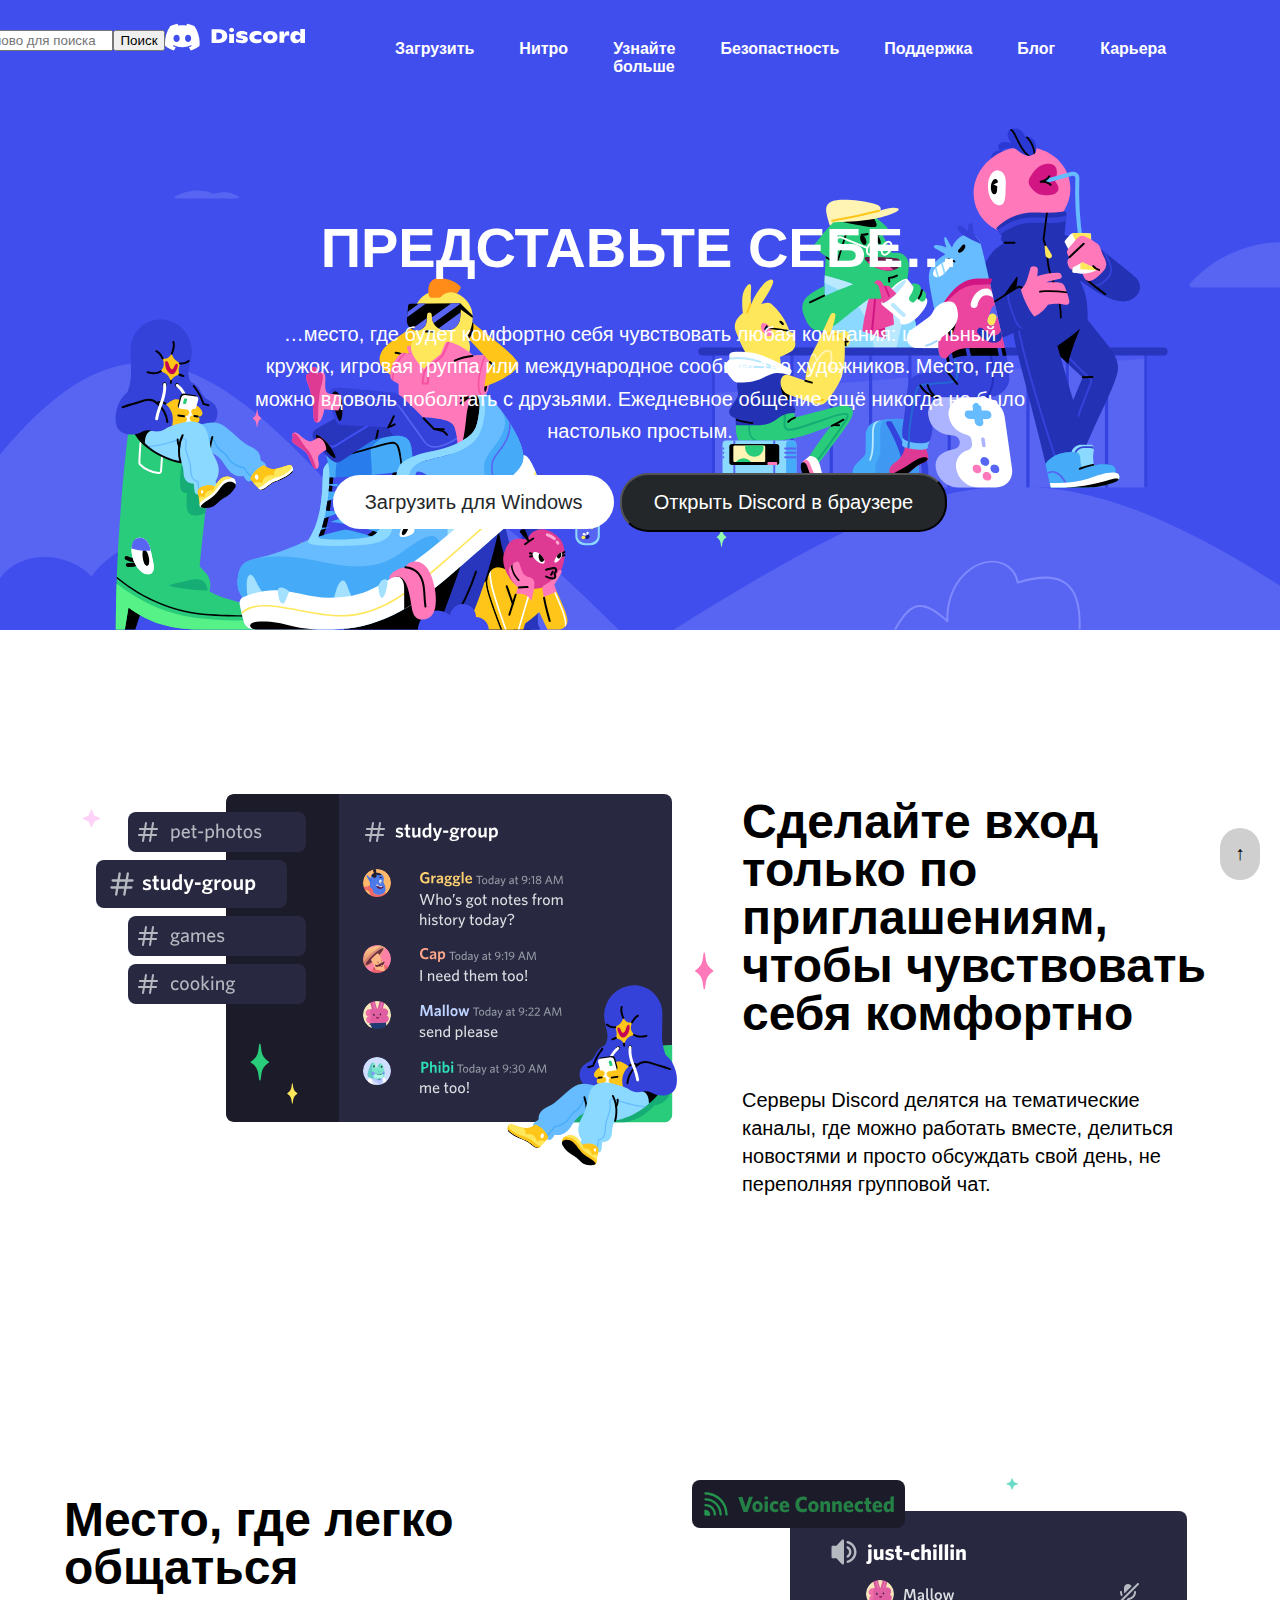
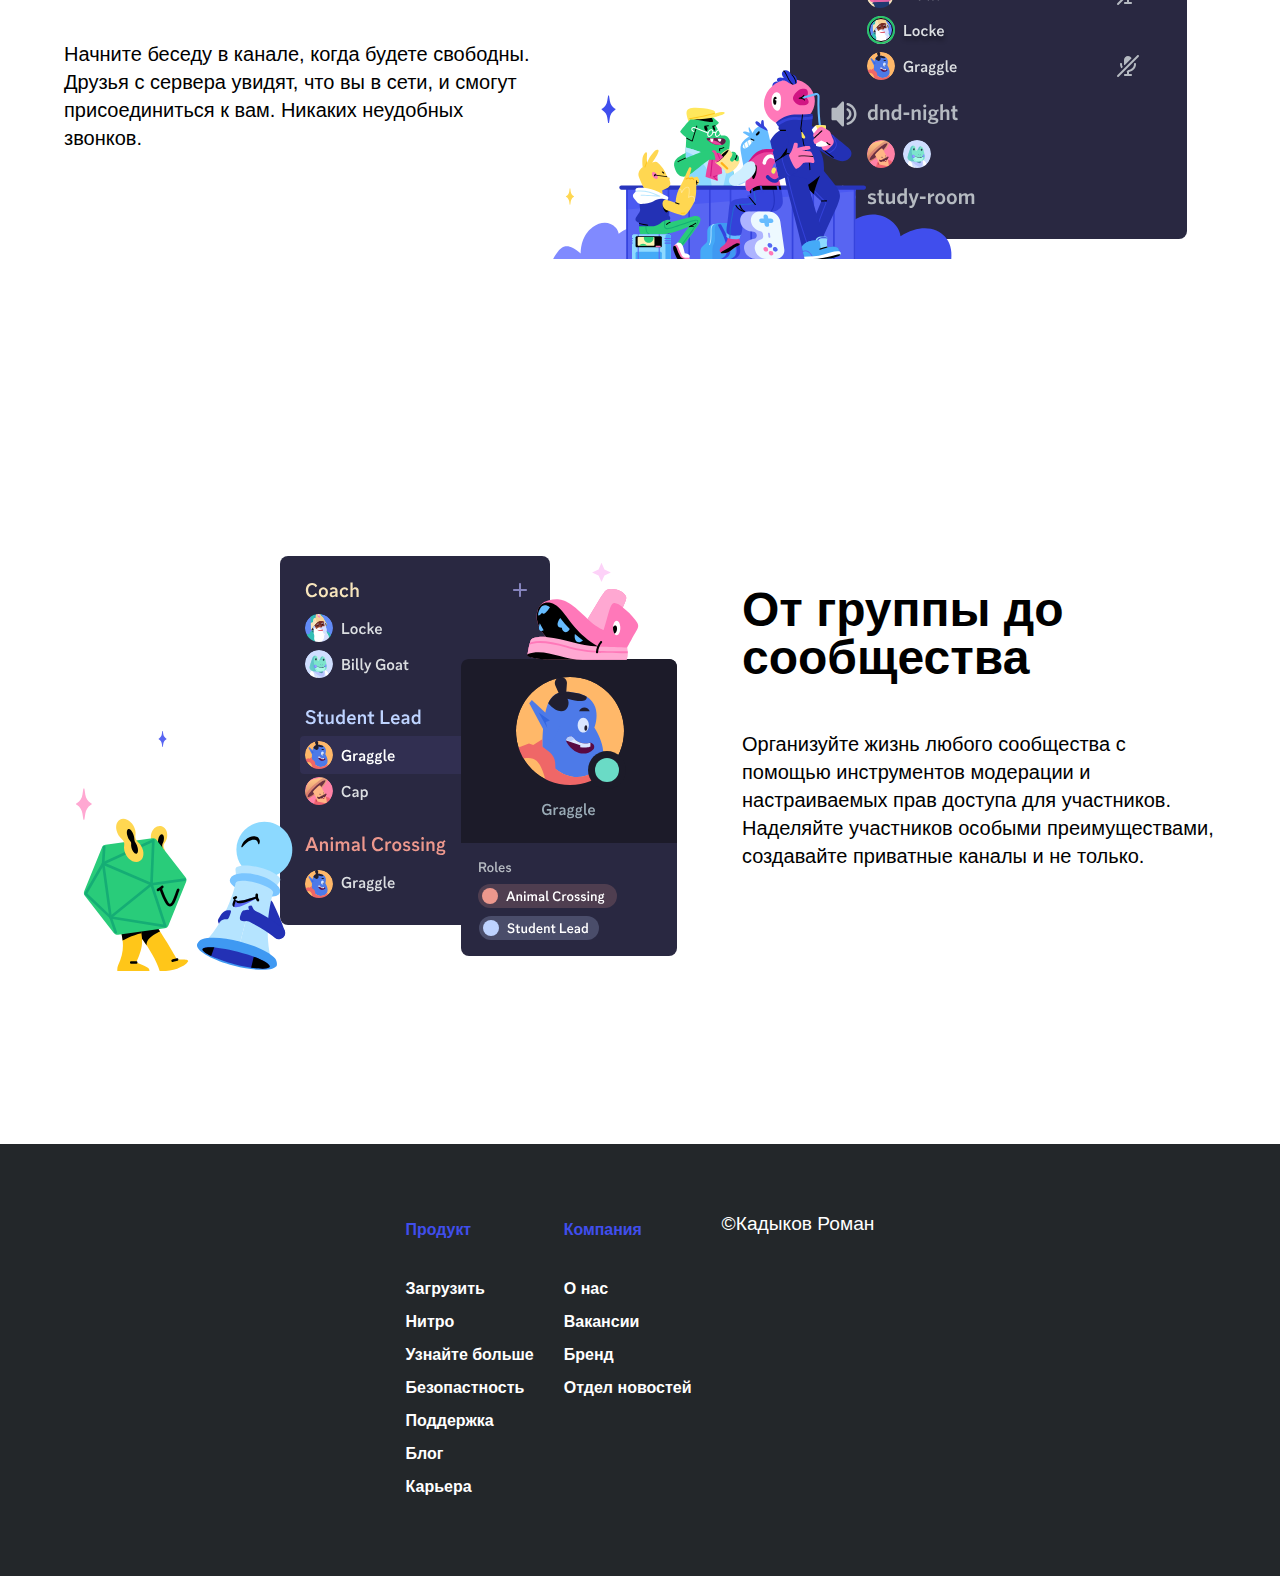
<file: HTML-DISCORD/index.html>
<!DOCTYPE html>
<html lang="en">
<head>
    <meta charset="UTF-8">
    <meta name="viewport" content="width=device-width, initial-scale=1.0">
    <link rel="icon" href="media/DS-icon.png">
    <link rel="stylesheet" href="main.css">
    <title>Discord | Ваше место для общения и отдыха</title>
    <script src="main.js"></script>
</head>
<body>
    <div class="main">
        <div id="head" class="header">
            <input type="text" id="searchInput" placeholder="Введите слово для поиска">
            <button onclick="highlightWords()">Поиск</button>
            <a href="index.html" class="icon-button">
                <img src="media/icon-button.svg" loading="lazy" class="discord">
            </a>
            <div class="navigation">
                <a href="https://discord.com/download">Загрузить</a>
                <a href="https://discord.com/nitro">Нитро</a>
                <a href="https://discord.com/servers">Узнайте больше</a>
                <a href="https://discord.com/safety">Безопастность</a>
                <a href="https://support.discord.com/hc">Поддержка</a>
                <a href="https://discord.com/blog">Блог</a>
                <a href="https://discord.com/careers">Карьера</a>
            </div>
            <div class="login">
                <a href="https://discord.com/login">Вход</a>
            </div>
        </div>
        <div class="Welcome">
            <div class="welcome-text">
                <h1 class="hello">ПРЕДСТАВЬТЕ СЕБЕ…</h1>
                <p class="paragraph">…место, где будет комфортно себя чувствовать любая компания: школьный кружок, игровая группа или международное сообщество художников. Место, где можно вдоволь поболтать с друзьями. Ежедневное общение ещё никогда не было настолько простым.</p>
            </div>
            <div class="download">
                <a class="download-ds" href="Index2.html"> Загрузить для Windows</a>
                <button class="open-ds"> Открыть Discord в браузере</button>
            </div>
        </div>

        <div class="Description">
            <div class="container-number">
                <div class="con-number">
                    <img src="media/previos1.svg" alt=""  loading="lazy">
                    <div class="text-for-user">
                        <h3 class="Heading">Сделайте вход только по приглашениям, чтобы чувствовать себя комфортно</h2>
                        <div class="container-description">Серверы Discord делятся на тематические каналы, где можно работать вместе, делиться новостями и просто обсуждать свой день, не переполняя групповой чат.</div>
                    </div>
                </div>
            </div>
            <div class="container-number">
                <div class="con-number">
                    <div class="text-for-user">
                        <h3 class="Heading">Место, где легко общаться</h3>
                        <div class="container-description">Начните беседу в канале, когда будете свободны. Друзья с сервера увидят, что вы в сети, и смогут присоединиться к вам. Никаких неудобных звонков.</div>
                    </div>
                    <img src="media/previos2.svg" alt="" loading="lazy">
                </div>
            </div>
            <div class="container-number">
                <div class="con-number">
                    <img src="media/previos3.svg" alt="">
                    <div class="text-for-user">
                        <h3 class="Heading">От группы до сообщества</h3>
                        <div class="container-description">Организуйте жизнь любого сообщества с помощью инструментов модерации и настраиваемых прав доступа для участников. Наделяйте участников особыми преимуществами, создавайте приватные каналы и не только.</div>
                    </div>
                </div>
            </div>
        </div>
        <div class="foot">
            <div class="footer">
                <div class="footer-block">

                    <div class="footer-text">
                        <h5>Продукт</h5>
                        <a href="https://discord.com/download">Загрузить</a>
                        <a href="https://discord.com/nitro">Нитро</a>
                        <a href="https://discord.com/servers">Узнайте больше</a>
                        <a href="https://discord.com/safety">Безопастность</a>
                        <a href="https://support.discord.com/hc">Поддержка</a>
                        <a href="https://discord.com/blog">Блог</a>
                        <a href="https://discord.com/careers">Карьера</a>
                    </div>
                    <div class="footer-text">
                        <h5>Компания</h5>
                        <a href="index3.html">О нас</a>
                        <a href="https://discord.com/careers">Вакансии</a>
                        <a href="https://discord.com/branding">Бренд</a>
                        <a href="https://discord.com/newsroom">Отдел новостей</a>
                    </div>
                    
                    <div class="copyright">
                        <p>©Кадыков Роман</p>
                    </div>
                </div>
            </div>
        </div>
        <a id="anchor" href="#head">↑</a>
    </div>
    
</body>
</html>
</file>
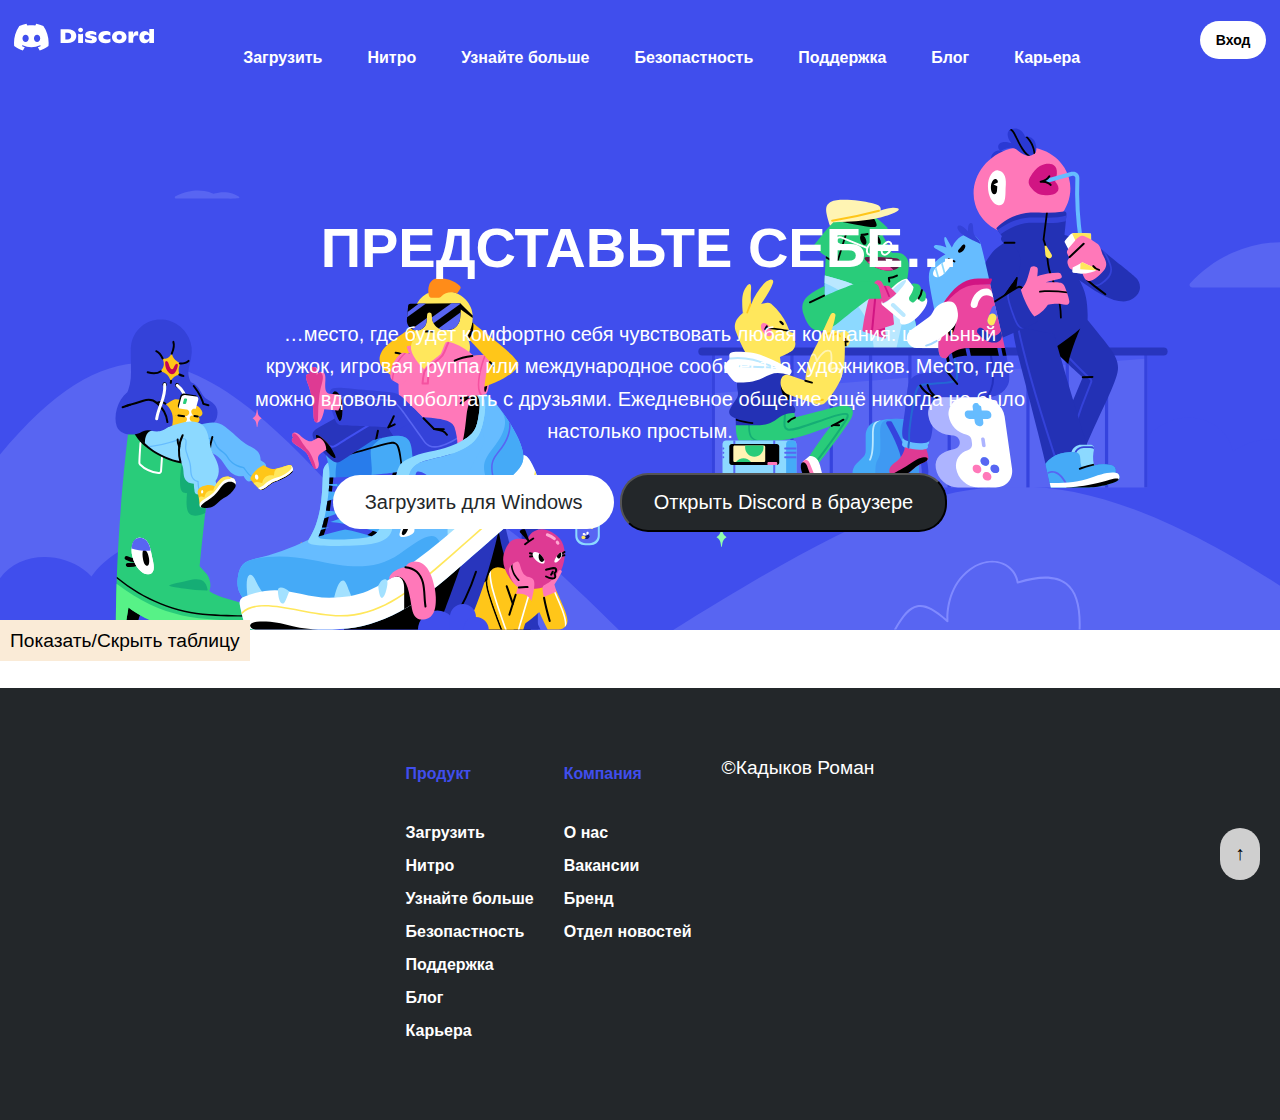
<file: HTML-DISCORD/Index2.html>
<!DOCTYPE html>
<html lang="en">
<head>
    <meta charset="UTF-8">
    <meta name="viewport" content="width=device-width, initial-scale=1.0">
    <link rel="icon" href="media/DS-icon.png">
    <link rel="stylesheet" href="main.css">
    <title>Discord | Dowload</title>
</head>
<body>
    <div class="main">
        <div id="head" class="header">
            <a href="index.html" class="icon-button">
                <img src="media/icon-button.svg" loading="lazy" class="discord">
            </a>
            <div class="navigation">
                <a href="https://discord.com/download">Загрузить</a>
                <a href="https://discord.com/nitro">Нитро</a>
                <a href="https://discord.com/servers">Узнайте больше</a>
                <a href="https://discord.com/safety">Безопастность</a>
                <a href="https://support.discord.com/hc">Поддержка</a>
                <a href="https://discord.com/blog">Блог</a>
                <a href="https://discord.com/careers">Карьера</a>
            </div>
            <div class="login">
                <a href="https://discord.com/login">Вход</a>
            </div>
        </div>
        <div class="Welcome">
            <div class="welcome-text">
                <h1 class="hello">ПРЕДСТАВЬТЕ СЕБЕ…</h1>
                <p class="paragraph">…место, где будет комфортно себя чувствовать любая компания: школьный кружок, игровая группа или международное сообщество художников. Место, где можно вдоволь поболтать с друзьями. Ежедневное общение ещё никогда не было настолько простым.</p>
            </div>
            <div class="download">
                <a class="download-ds" href="Index2.html"> Загрузить для Windows</a>
                <button class="open-ds"> Открыть Discord в браузере</button>
            </div>
        </div>

        <div class="table-download">
            <input type="checkbox" id="toggleTable">
            <label for="toggleTable"> Показать/Скрыть таблицу</label>
            <div class="table" id="tableDownload">
                <table border="1">
                    <tr>
                        <td> <a href="">X86</a></td>
                        <td> <a href="">X64</a></td>
                        <td> <a href="">X32</a></td>
                        <td></td>
                        <td> <a href="">X86</a></td>
                        <td> <a href="">X64</a></td>
                        <td> <a href="">X32</a></td>
                    </tr>
                    <tr>
                        <td>Windows</td>
                        <td>Windows</td>
                        <td>Windows</td>
                        <td></td>
                        <td>Linux</td>
                        <td>Linux</td>
                        <td>Linux</td>
                    </tr>
                </table>
                <div class="Linux">
                    <a href="#">Linux</a>
                    <div class="dropdown">
                        <P>Пока что нету :(</P>
                    </div>
                </div>
            </div>
        </div>
        <div class="foot">
            <div class="footer">
                <div class="footer-block">

                    <div class="footer-text">
                        <h5>Продукт</h5>
                        <a href="https://discord.com/download">Загрузить</a>
                        <a href="https://discord.com/nitro">Нитро</a>
                        <a href="https://discord.com/servers">Узнайте больше</a>
                        <a href="https://discord.com/safety">Безопастность</a>
                        <a href="https://support.discord.com/hc">Поддержка</a>
                        <a href="https://discord.com/blog">Блог</a>
                        <a href="https://discord.com/careers">Карьера</a>
                    </div>
                    <div class="footer-text">
                        <h5>Компания</h5>
                        <a href="index3.html">О нас</a>
                        <a href="https://discord.com/careers">Вакансии</a>
                        <a href="https://discord.com/branding">Бренд</a>
                        <a href="https://discord.com/newsroom">Отдел новостей</a>
                    </div>
                    
                    <div class="copyright">
                        <p>©Кадыков Роман</p>
                    </div>
                </div>
            </div>
        </div>
        <a id="anchor" href="#head">↑</a>
    </div>
</body>
</html>
</file>
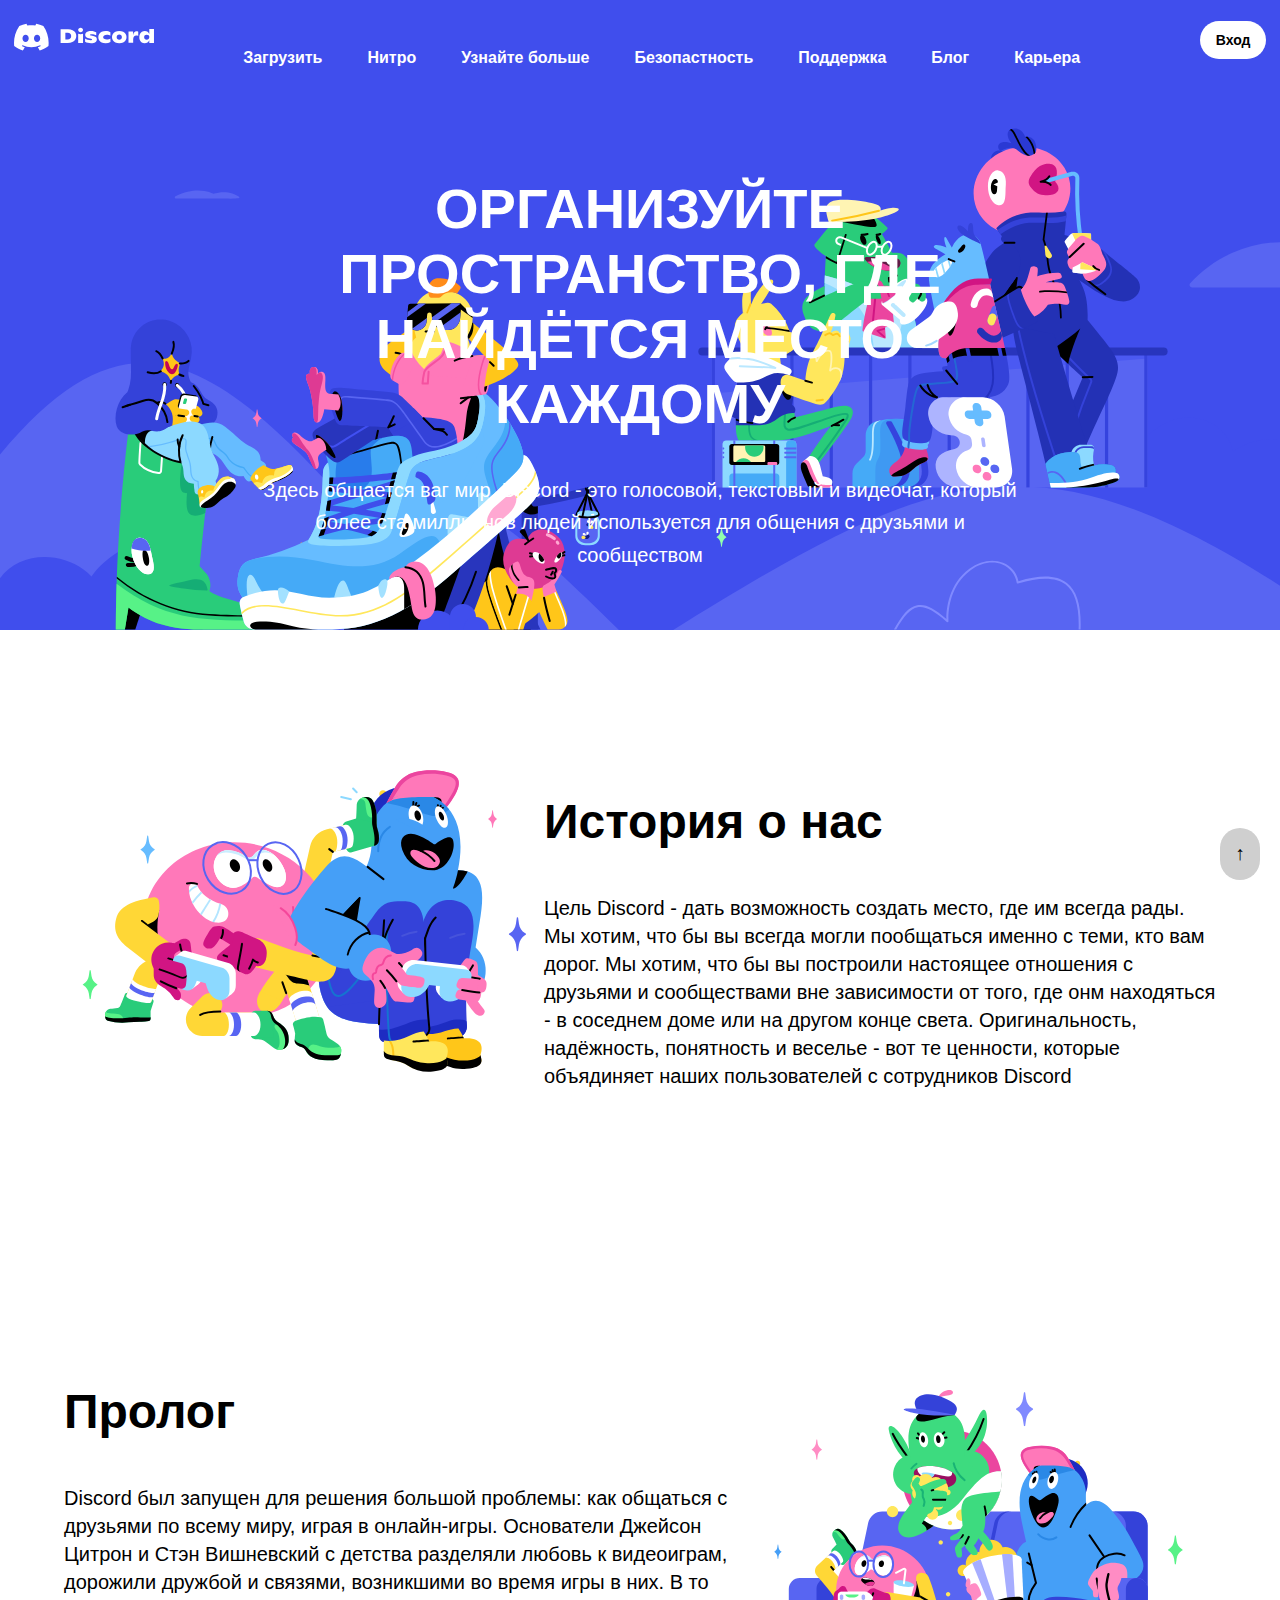
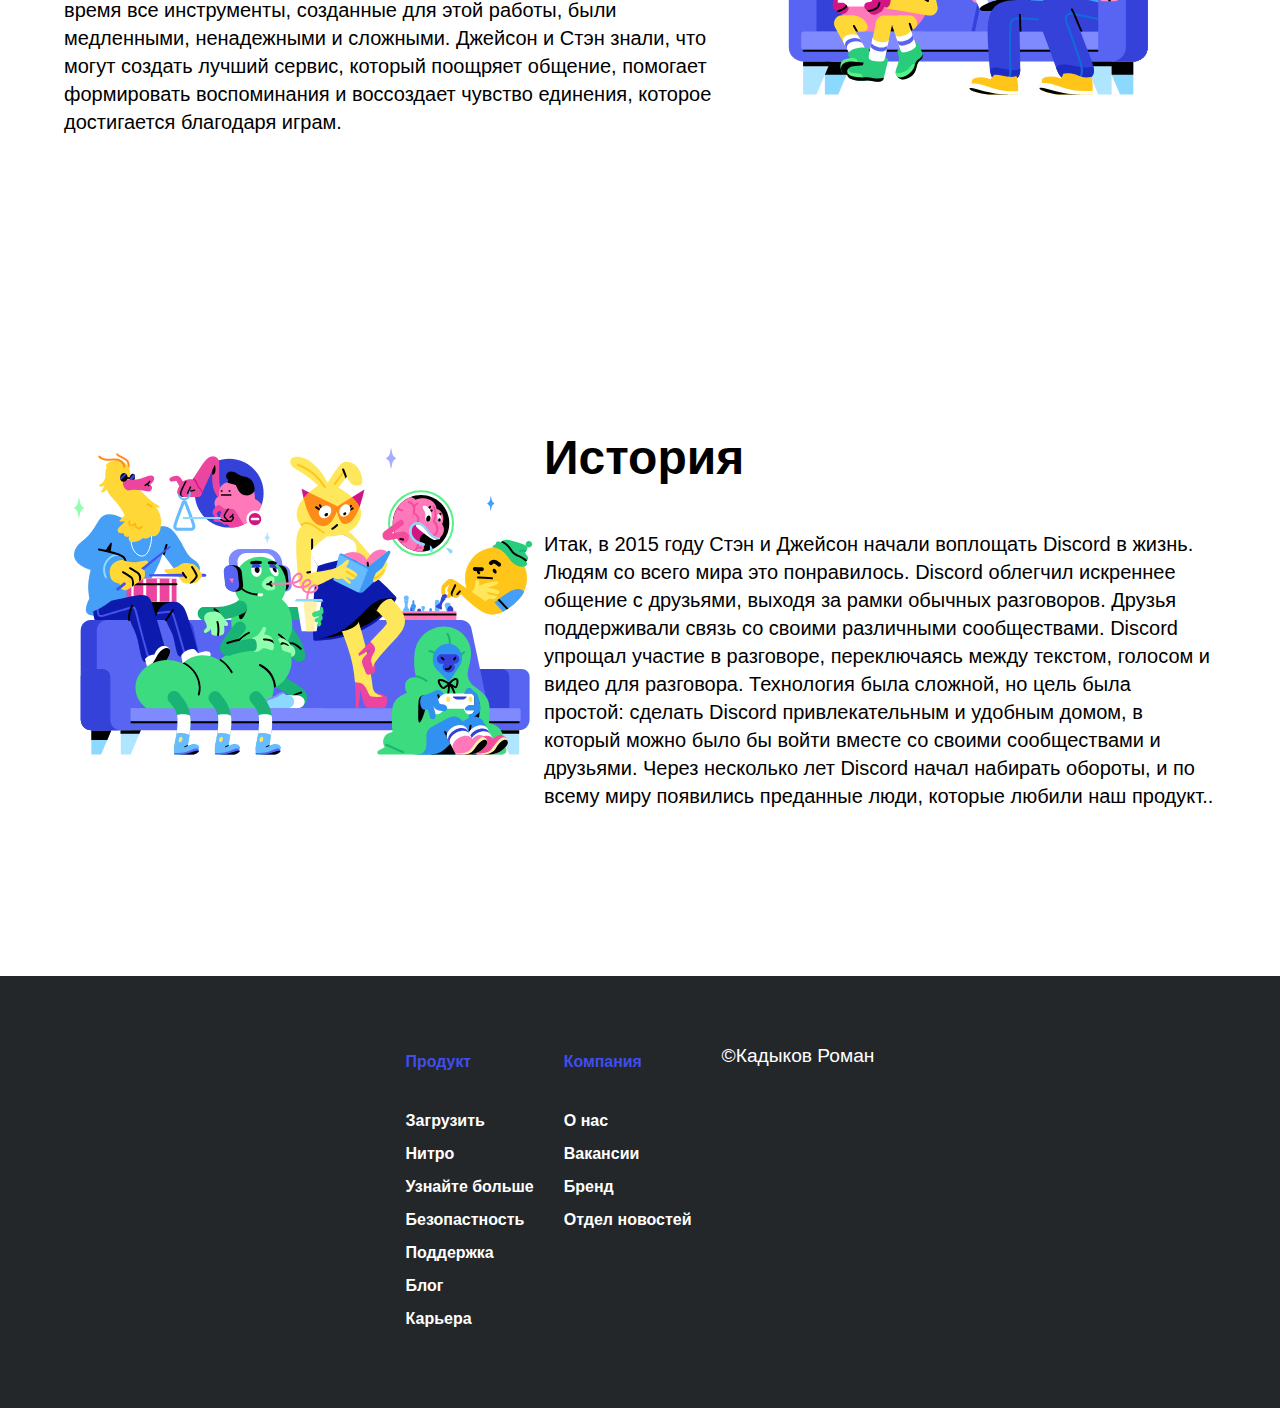
<file: HTML-DISCORD/index3.html>
<!DOCTYPE html>
<html lang="en">
<head>
    <meta charset="UTF-8">
    <meta name="viewport" content="width=device-width, initial-scale=1.0">
    <link rel="icon" href="media/DS-icon.png">
    <link rel="stylesheet" href="main.css">
    <title>Discord | О нас</title>
</head>
<body>
    <div class="main">
        <div id="head" class="header">
            <a href="index.html" class="icon-button">
                <img src="media/icon-button.svg" loading="lazy" class="discord">
            </a>
            <div class="navigation">
                <a href="https://discord.com/download">Загрузить</a>
                <a href="https://discord.com/nitro">Нитро</a>
                <a href="https://discord.com/servers">Узнайте больше</a>
                <a href="https://discord.com/safety">Безопастность</a>
                <a href="https://support.discord.com/hc">Поддержка</a>
                <a href="https://discord.com/blog">Блог</a>
                <a href="https://discord.com/careers">Карьера</a>
            </div>
            <div class="login">
                <a href="https://discord.com/login">Вход</a>
            </div>
        </div>
        <div class="Welcome">
            <div class="welcome-text">
                <h1 class="hello">ОРГАНИЗУЙТЕ ПРОСТРАНСТВО, ГДЕ НАЙДЁТСЯ МЕСТО КАЖДОМУ</h1>
                <p class="paragraph">Здесь общается ваг мир. Discord - это голосовой, текстовый и видеочат, который более ста миллионов людей используется для общения с друзьями и сообществом</p>
            </div>
        </div>
        <div class="Description">
            <div class="container-number">
                <div class="con-number">
                    <img src="media/for_index3.svg" alt=""  loading="lazy">
                    <div class="text-for-user">
                        <h3 class="Heading">История о нас</h2>
                        <div class="container-description">Цель Discord - дать возможность создать место, где им всегда рады. Мы хотим, что бы вы всегда могли пообщаться именно с теми, 
                            кто вам дорог. Мы хотим, что бы вы построили настоящее отношения с друзьями и сообществами вне зависимости от того, где онм находяться - 
                            в соседнем доме или на другом конце света. Оригинальность, надёжность, понятность и веселье - вот те ценности, которые объядиняет наших пользователей 
                            с сотрудников Discord
                        </div>
                    </div>
                </div>
            </div>
            <div class="container-number">
                <div class="con-number">
                    <div class="text-for-user">
                        <h3 class="Heading">Пролог</h3>
                        <div class="container-description">Discord был запущен для решения большой проблемы: как общаться с друзьями по всему миру, играя в онлайн-игры. Основатели Джейсон Цитрон и Стэн Вишневский с детства разделяли любовь к видеоиграм, дорожили дружбой и связями, возникшими во время игры в них. В то время все инструменты, созданные для этой работы, были медленными, ненадежными и сложными. Джейсон и Стэн знали, что могут создать лучший сервис, который поощряет общение, помогает формировать воспоминания и воссоздает чувство единения, которое достигается благодаря играм.</div>
                    </div>
                    <img src="media/for_index3-2.svg" alt="" loading="lazy">
                </div>
            </div>
            <div class="container-number">
                <div class="con-number">
                    <img src="media/for_index3-3.svg" alt="">
                    <div class="text-for-user">
                        <h3 class="Heading">История</h3>
                        <div class="container-description">Итак, в 2015 году Стэн и Джейсон начали воплощать Discord в жизнь. Людям со всего мира это понравилось. Discord облегчил искреннее общение с друзьями, выходя за рамки обычных разговоров. Друзья поддерживали связь со своими различными сообществами. Discord упрощал участие в разговоре, переключаясь между текстом, голосом и видео для разговора. Технология была сложной, но цель была простой: сделать Discord привлекательным и удобным домом, в который можно было бы войти вместе со своими сообществами и друзьями. Через несколько лет Discord начал набирать обороты, и по всему миру появились преданные люди, которые любили наш продукт..</div>
                    </div>
                </div>
            </div>
        </div>
        <div class="foot">
            <div class="footer">
                <div class="footer-block">

                    <div class="footer-text">
                        <h5>Продукт</h5>
                        <a href="https://discord.com/download">Загрузить</a>
                        <a href="https://discord.com/nitro">Нитро</a>
                        <a href="https://discord.com/servers">Узнайте больше</a>
                        <a href="https://discord.com/safety">Безопастность</a>
                        <a href="https://support.discord.com/hc">Поддержка</a>
                        <a href="https://discord.com/blog">Блог</a>
                        <a href="https://discord.com/careers">Карьера</a>
                    </div>
                    <div class="footer-text">
                        <h5>Компания</h5>
                        <a href="index3.html">О нас</a>
                        <a href="https://discord.com/careers">Вакансии</a>
                        <a href="https://discord.com/branding">Бренд</a>
                        <a href="https://discord.com/newsroom">Отдел новостей</a>
                    </div>
                    
                    <div class="copyright">
                        <p>©Кадыков Роман</p>
                    </div>
                </div>
            </div>
        </div>
        <a id="anchor" href="#head">↑</a>
    </div>
</body>
</html>
</file>
<file: HTML-DISCORD/main.css>
body {
  margin: 0;
  padding: 0;
  font: 1.2rem "Fira Sans", sans-serif;
  font-family: Arial, sans-serif;
  margin: 0;
  padding: 0;
}
html {
  scroll-behavior: smooth;
}

.header {
  display: flex;
  max-width: 100%;
  min-height: 80px;
  color: white;
  background-color: rgb(64, 78, 237);
  align-items: center;
  position: relative;
  justify-content: center;
}
.navigation {
  display: flex;
  gap: 15px;
  margin-top: 36px;
}

.navigation a {
  color: white;
  text-decoration: none;
  font-size: 16px;
  font-weight: bold;
  margin-right: 30px;
}
.icon-button {
  color: #333;
  text-decoration: none;
  position: relative;
  margin-right: 7%;
}

.discord {
  width: 140px;
  padding-top: 0;
}

.login {
  color: #23272a;
  background-color: #fff;
  border-radius: 40px;
  padding: 7px 16px;
  font-size: 14px;
  font-weight: 700;
  line-height: 24px;
  margin-left: 7%;
}
.login a {
  color: black;
  text-decoration: none;
}

.Welcome {
  max-width: 100%;
  height: 550px;
  color: white;
  background-color: rgb(64, 78, 237);
  padding-bottom: 0;
  display: flex;
  flex-direction: column;
  justify-content: center;
  align-items: center;
  min-height: auto;
  background-image: url(media/bg3.svg), url(media/bg2.svg), url(media/bg1.svg);
  background-position: -15% 100%, 105% 25%, 50% 100%;
  background-repeat: no-repeat, no-repeat, no-repeat;
  background-size: auto, auto, auto;
  padding-top: 0;
}
.Welcome-text {
  float: right;
}
.hello {
  font-size: 56px;
  text-align: center;
  align-items: center;
  max-width: 800px;
}
.paragraph {
  font-size: 20px;
  max-width: 780px;
  margin: 0 auto;
  line-height: 1.625;
  text-align: center;
}
.download {
  margin-top: 2%;
}
.download-ds {
  border-radius: 28px;
  font-size: 20px;
  padding: 16px 32px;
  background-color: #fff;
  color: #23272a;
  text-decoration: none;
}
.open-ds {
  border-radius: 28px;
  font-size: 20px;
  padding: 16px 32px;
  background-color: #23272a;
  color: #fff;
}

.container-number {
  background-color: white;
  padding-bottom: 130px;
  padding-top: 120px;
}

.con-number {
  display: flex;
  flex-direction: row;
  width: 90%;
  max-width: 1180px;
  margin: auto;
}
.Heading {
  color: black;
  font-family: Ginto, sans-serif;
  font-size: 48px;
  font-weight: 700;
  line-height: 48px;
}

.container-description {
  color: var(--not-quite-black);
  margin-top: 40px;
  margin-bottom: 0;
  font-size: 20px;
  line-height: 28px;
}

.footer {
  max-width: 100%;
  height: 100%;
  background-color: #23272a;
  display: flex;
  justify-content: center;
  gap: 15px;
  margin-top: 36px;
  padding-bottom: 80px;
}

.footer-block a {
  color: white;
  text-decoration: none;
  font-size: 16px;
  font-weight: bold;
  margin-right: 30px;
  display: flex;
}
.footer-block {
  color: rgb(64, 78, 237);
  display: flex;
  flex-direction: row;
  margin-top: 50px;
}
.footer-text {
  gap: 15px;
  display: flex;
  flex-direction: column;
}
.copyright {
  color: white;
  float: left;
  text-align: left;
}

#anchor {
  display: block;
  position: fixed;
  bottom: 20px;
  right: 20px;
  background-color: #cfcfcf;
  color: black;
  padding: 15px;
  text-decoration: none;
  border-radius: 100px;
}

#toggleTable {
  display: none;
}
label{
  background-color: antiquewhite;
  color: black;
  padding: 10px;
  cursor: pointer;
}
#tableDownload{
  display: none;
  border: 0px solid;
  padding: 10px;
}
#toggleTable:checked ~ #tableDownload{
  display: block;
}

.Linux{
  position: relative;
  display: inline-block;
}
.dropdown{
  display: none;
  position: absolute;
  background-color: bisque;
  min-width: 160px;
}
.Linux:hover .dropdown{
  display: block;
}
</file>
